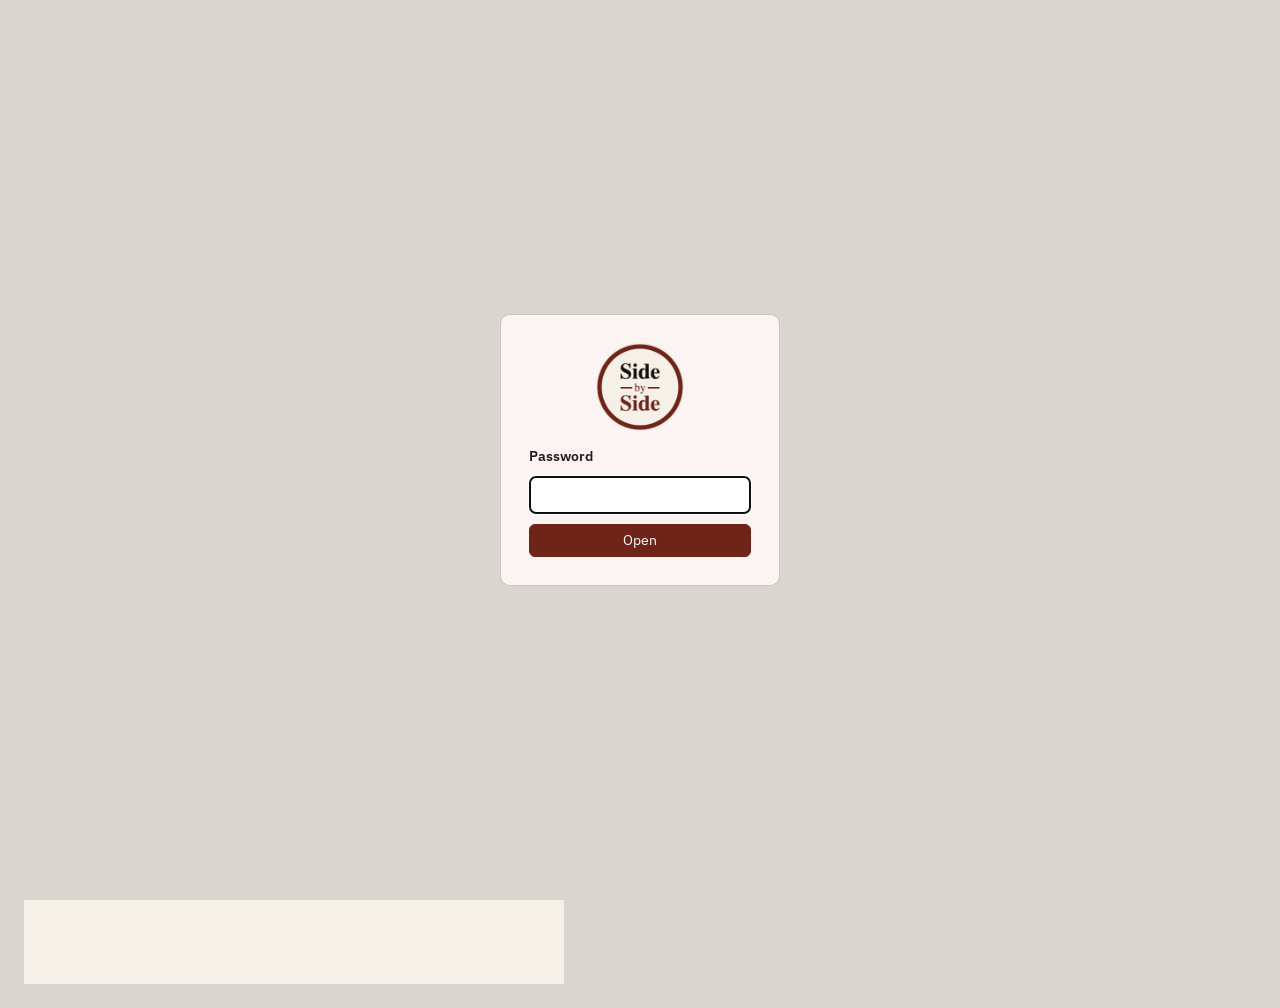
<file: index.html>
<!doctype html>
<html lang="en">
<head>
<meta charset="utf-8">
<title>NT Narration Recorder</title>
<meta name="viewport" content="width=device-width, initial-scale=1">
<link rel="preload" href="fonts/source-serif-4-latin-400-normal.woff2" as="font" type="font/woff2" crossorigin>
<link rel="preload" href="fonts/ibm-plex-sans-latin-600-normal.woff2" as="font" type="font/woff2" crossorigin>
<link rel="stylesheet" href="style.css">
</head>
<body>
<form id="gate" hidden>
  <div class="gate-box">
    <img src="branding/profile-i-800.png" alt="" width="88" height="88">
    <label for="gate-pw">Password</label>
    <input id="gate-pw" type="password" autocomplete="current-password" required>
    <button class="primary">Open</button>
    <div id="gate-err" class="warn" hidden>That's not it. Try again.</div>
  </div>
</form>
<div id="app">

  <!-- Recorded region. Everything inside #stage is what the viewer sees. -->
  <main id="stage-wrap">
    <div id="stage" class="stage theme-vellum" data-format="section" aria-live="polite"></div>
  </main>

  <!-- Never recorded. -->
  <aside id="panel">
    <div id="loading">Loading data/nt.json…</div>
    <div id="capture" class="capture"></div>

    <div class="group" id="rec">
      <div id="rec-status" class="rec-status">Press <b>Enter</b> to connect the recorder.</div>
      <button id="btn-rec" class="rec-btn">Connect recorder (Enter)</button>
      <div class="mic-line">
        <select id="mic-pick" aria-label="Microphone"><option value="">Default microphone</option></select>
        <div class="meter" title="Microphone level"><div id="mic-level"></div></div>
      </div>
      <div id="rec-dest" class="hint"></div>
      <div id="rec-takes"></div>
    </div>

    <div class="group">
      <div class="seg" id="format-seg" role="group" aria-label="Format">
        <button data-format="section">Section <small>9:16</small></button>
        <button data-format="full">Full video <small>16:9</small></button>
      </div>
      <select id="read-pick" aria-label="Translation you read"></select>
    </div>

    <div class="group">
      <div class="search-wrap">
        <input id="search" type="search" placeholder="Go to or search   ( / )" autocomplete="off" spellcheck="false">
        <label class="check"><input type="checkbox" id="search-all"> Search all translations</label>
        <div id="results" hidden></div>
      </div>
      <div class="pickers">
        <select id="book-pick" aria-label="Book"></select>
        <select id="chapter-pick" aria-label="Chapter"></select>
      </div>
      <button id="resume" hidden></button>
    </div>

    <div class="group now">
      <div class="now-ref" id="now-ref"></div>
      <div class="section-info" id="section-info"></div>
      <div class="next" id="next-preview"></div>
    </div>

    <div class="group">
      <div class="buttons">
        <button id="btn-prev" title="← or PageUp">Previous</button>
        <button id="btn-next" class="primary" title="Space, → or PageDown">Next</button>
      </div>
      <div class="buttons">
        <button id="btn-reset" title="R">Start of chapter (R)</button>
      </div>
      <div class="hint" id="chapter-est"></div>
    </div>

    <details class="group keys">
      <summary>Keyboard</summary>
      <dl>
        <dt>Enter</dt><dd>connect the recorder, then start / stop a take</dd>
        <dt>Backspace ×2</dt><dd>throw away the take in progress, or delete the one just finished</dd>
        <dt>Space → PageDown</dt><dd>next verse</dd>
        <dt>← PageUp</dt><dd>previous verse</dd>
        <dt>R</dt><dd>start of chapter (intro slide)</dd>
        <dt>/</dt><dd>search · Esc leaves</dd>
      </dl>
    </details>

    <details class="group more">
      <summary>Exports and layout tools</summary>
      <div class="buttons">
        <button id="btn-csv">Sections CSV</button>
        <button id="btn-txt">Chapter timestamps TXT</button>
      </div>
      <label class="check"><input type="checkbox" id="debug"> Show unsafe margins</label>
      <div id="fit-info" class="hint"></div>
      <button id="btn-audit">Layout audit (all verses)</button>
      <div id="audit-out"></div>
    </details>
  </aside>
</div>

<script src="config.js"></script>
<script src="app.js"></script>
</body>
</html>
</file>
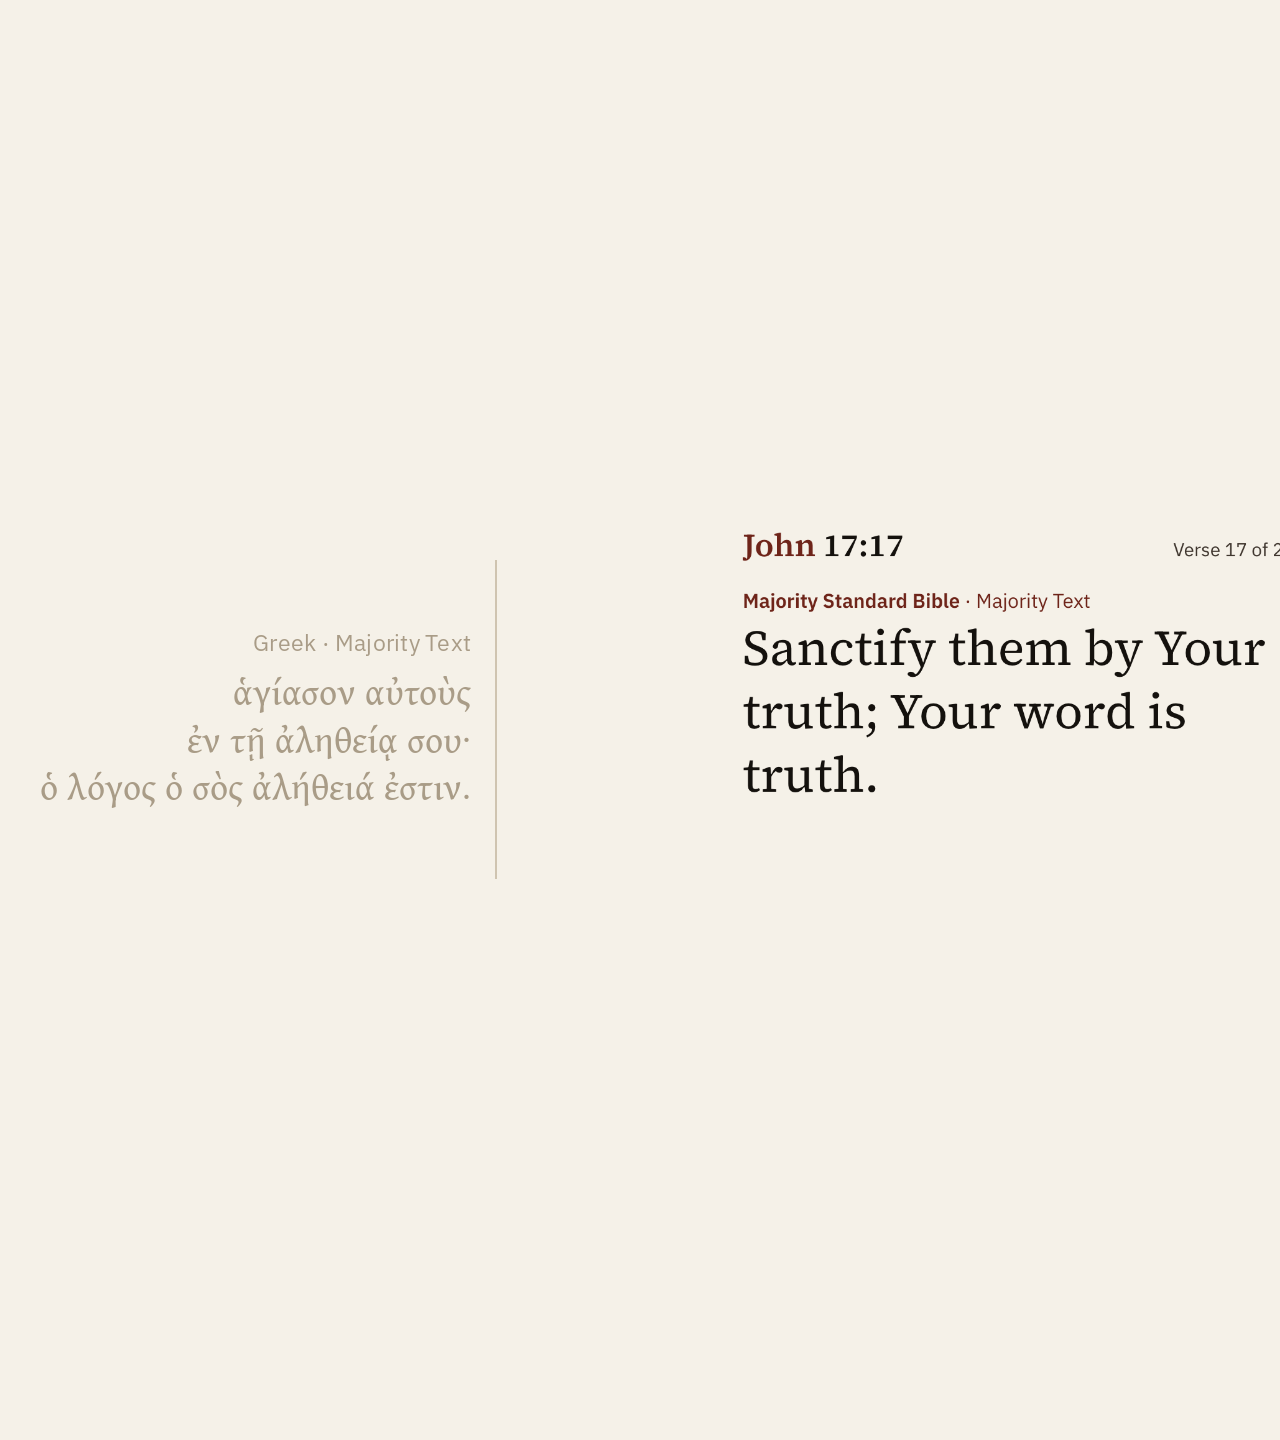
<file: branding/banner.html>
<!doctype html>
<html lang="en">
<head>
<meta charset="utf-8">
<title>Channel banner</title>
<!--
  YouTube banner, 2560 × 1440. Phones show only the centre 1546 × 423, so the verse
  content is fitted inside that box. The picture is a real screenshot of the app
  (stage.png, made by banner.sh). Add ?guides=1 to see the safe area.
-->
<style>
@font-face { font-family: "Gentium Book Plus"; src: url(../fonts/gentium-book-plus-greek-400-normal.woff2) format("woff2"); unicode-range: U+0370-03FF; }
@font-face { font-family: "Gentium Book Plus"; src: url(../fonts/gentium-book-plus-greek-ext-400-normal.woff2) format("woff2"); unicode-range: U+1F00-1FFF; }
@font-face { font-family: "Source Serif 4"; src: url(../fonts/source-serif-4-latin-400-italic.woff2) format("woff2"); font-style: italic; }
@font-face { font-family: "IBM Plex Sans"; src: url(../fonts/ibm-plex-sans-latin-400-normal.woff2) format("woff2"); }
html, body { margin: 0; }
/* Desktop and TV only (outside the phone-safe box): the verse in Greek and Latin, faint. */
.side { position: absolute; color: #A99C87; line-height: 1.32; }
.side .lbl { font: 23px/1.3 "IBM Plex Sans", sans-serif; letter-spacing: .01em; margin-bottom: 12px; }
.side .t { font-size: 36px; }
.greek .t { font-family: "Gentium Book Plus", serif; }
.latin .t { font-family: "Source Serif 4", Georgia, serif; font-style: italic; }
.greek { text-align: right; }
.vrule { position: absolute; width: 2px; background: #CFC4B0; }
body { width: 2560px; height: 1440px; position: relative; overflow: hidden; background: #F5F1E8; }
#clip { position: absolute; overflow: hidden; }
img { position: absolute; }
.guide { position: absolute; left: 507px; top: 508px; width: 1546px; height: 423px; outline: 4px dashed #c00; }
</style>
</head>
<body>
<div id="clip"><img id="shot" src="stage.png" alt=""></div>
<div class="side greek"><div class="lbl">Greek · Majority Text</div><div class="t">ἁγίασον αὐτοὺς<br>ἐν τῇ ἀληθείᾳ σου·<br>ὁ λόγος ὁ σὸς ἀλήθειά ἐστιν.</div></div>
<div class="side latin"><div class="lbl">Latin · Vulgate</div><div class="t">Sanctifica eos<br>in veritate.<br>Sermo tuus veritas est.</div></div>
<div class="vrule" id="rl"></div><div class="vrule" id="rr"></div>
<script>
// Content box inside the 1920 × 1080 screenshot (header to last line), measured from the image.
const content = { x0: 90, y0: 84, x1: 1830, y1: 726 };
const safe = { x: 507, y: 508, w: 1546, h: 423 };
const pad = 12;
const s = Math.min((safe.w - 2 * pad) / (content.x1 - content.x0), (safe.h - 2 * pad) / (content.y1 - content.y0));
// Show only the content box (so the column rule doesn't run past the text), centred in the safe area.
const clip = document.getElementById("clip"), img = document.getElementById("shot");
const cw = (content.x1 - content.x0) * s, chh = (content.y1 - content.y0) * s;
Object.assign(clip.style, { width: cw + "px", height: chh + "px", left: safe.x + (safe.w - cw) / 2 + "px", top: safe.y + (safe.h - chh) / 2 + "px" });
Object.assign(img.style, { width: 1920 * s + "px", left: -content.x0 * s + "px", top: -content.y0 * s + "px" });
// Side panels live entirely outside the phone-safe box (phones crop them away cleanly),
// hugging its edges with a rule, vertically centred on the verse.
const cy = safe.y + safe.h / 2, gap = 36;
const greek = document.querySelector(".greek"), latin = document.querySelector(".latin");
greek.style.right = 2560 - (safe.x - gap) + "px";
latin.style.left = safe.x + safe.w + gap + "px";
const ruleH = chh * 0.8;
Object.assign(document.getElementById("rl").style, { left: safe.x - 12 + "px", top: cy - ruleH / 2 + "px", height: ruleH + "px" });
Object.assign(document.getElementById("rr").style, { left: safe.x + safe.w + 10 + "px", top: cy - ruleH / 2 + "px", height: ruleH + "px" });
const place = () => { for (const el of [greek, latin]) el.style.top = cy - el.offsetHeight / 2 + "px"; };
place();
document.fonts.ready.then(place);
if (new URLSearchParams(location.search).get("guides")) document.body.insertAdjacentHTML("beforeend", '<div class="guide"></div>');
</script>
</body>
</html>
</file>
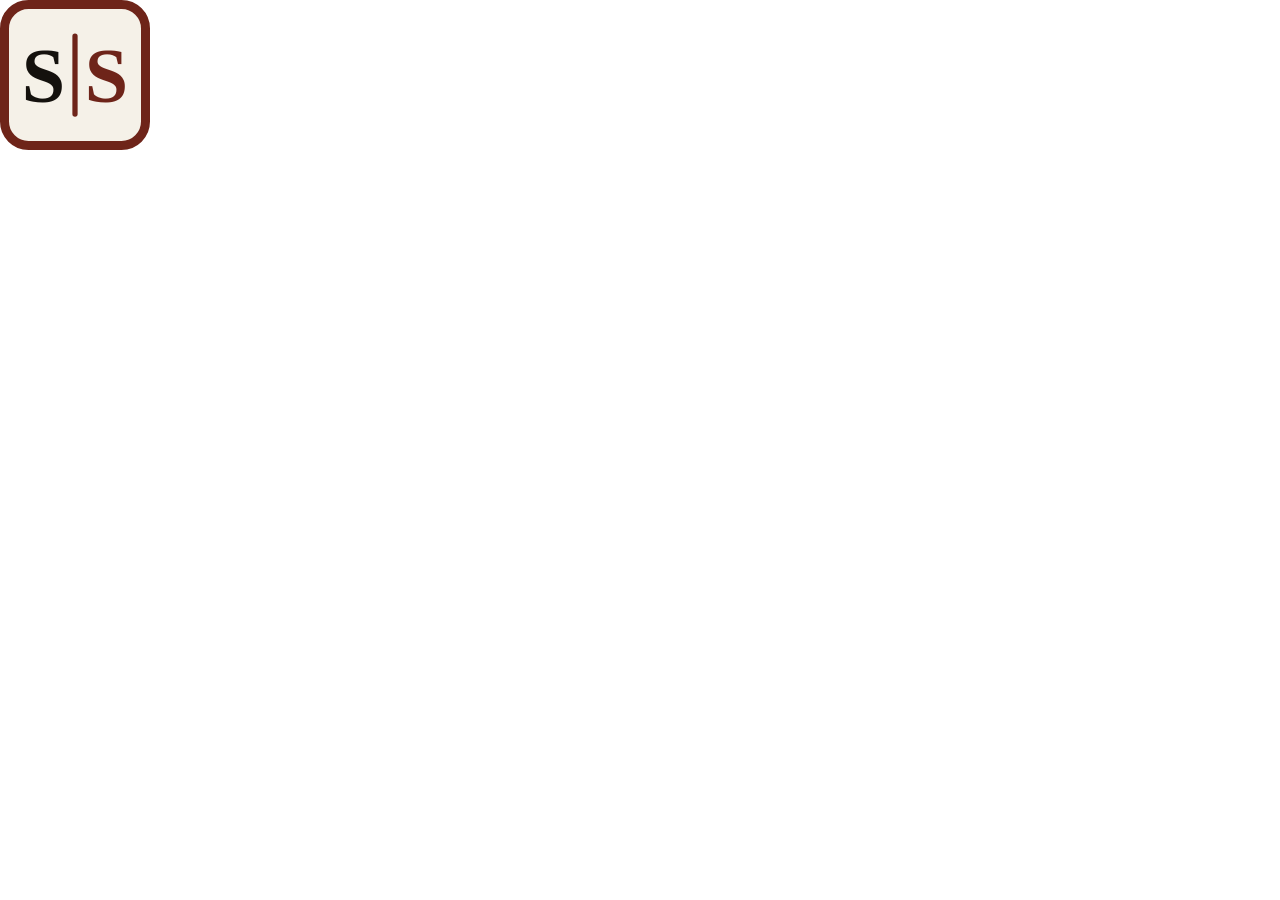
<file: branding/mark.html>
<!doctype html>
<html lang="en">
<head>
<meta charset="utf-8">
<title>Side by Side Scripture mark</title>
<!--
  Channel mark, drawn in the stage's Vellum colors.
  ?v=a (monogram) or ?v=b (two columns), &size=150 (watermark) or 800 (profile picture),
  &shape=circle for the profile picture (YouTube crops it to a circle).
  Rendered to PNG by branding/render.sh.
-->
<style>
@font-face { font-family: "Source Serif 4"; src: url(../fonts/source-serif-4-latin-600-normal.woff2) format("woff2"); font-weight: 600; }
@font-face { font-family: "Source Serif 4"; src: url(../fonts/source-serif-4-latin-400-normal.woff2) format("woff2"); font-weight: 400; }
html, body { margin: 0; background: transparent; }
svg { display: block; }
</style>
</head>
<body>
<script>
const p = new URLSearchParams(location.search);
const v = p.get("v") || "a";
const size = +(p.get("size") || 150);
const circle = p.get("shape") === "circle";
const paper = "#F5F1E8", main = "#14110D", accent = "#6E2419", rule = "#CFC4B0";

// Drawn on a 100×100 grid, scaled to `size`.
const frame = circle
  ? `<rect width="100" height="100" fill="${paper}"/><circle cx="50" cy="50" r="46" fill="none" stroke="${accent}" stroke-width="5"/>`
  : `<rect x="3" y="3" width="94" height="94" rx="16" fill="${paper}" stroke="${accent}" stroke-width="6"/>`;
const marks = {
  // Two serif S's side by side, split by a rule, like the Full video layout.
  a: `${frame}
      <text x="29" y="68" font-family="Source Serif 4, Georgia, serif" font-weight="600" font-size="52" fill="${main}" text-anchor="middle">S</text>
      <line x1="50" y1="24" x2="50" y2="76" stroke="${accent}" stroke-width="3.5" stroke-linecap="round"/>
      <text x="71" y="68" font-family="Source Serif 4, Georgia, serif" font-weight="600" font-size="52" fill="${accent}" text-anchor="middle">S</text>`,
  // Two columns of text lines side by side.
  b: `${frame}
      ${[26, 38, 50, 62, 74].map((y, i) => `<line x1="18" y1="${y}" x2="${i === 4 ? 34 : 44}" y2="${y}" stroke="${main}" stroke-width="6" stroke-linecap="round"/>`).join("")}
      <line x1="50" y1="20" x2="50" y2="80" stroke="${rule}" stroke-width="2.5"/>
      ${[26, 38, 50, 62, 74].map((y, i) => `<line x1="57" y1="${y}" x2="${i === 4 ? 70 : 82}" y2="${y}" stroke="${accent}" stroke-width="6" stroke-linecap="round"/>`).join("")}`,
  // Illuminated initial: paper S on a dark red block, inner frame, diamond ornaments.
  c: (circle
      ? `<rect width="100" height="100" fill="${accent}"/><circle cx="50" cy="50" r="42" fill="none" stroke="${paper}" stroke-width="1.6"/>`
      : `<rect x="1" y="1" width="98" height="98" rx="16" fill="${accent}"/><rect x="9" y="9" width="82" height="82" rx="9" fill="none" stroke="${paper}" stroke-width="1.6"/>`) +
     ornaments(paper, 42) + initial(paper),
  // Illuminated initial, reversed: dark red S on paper inside a double-ruled frame.
  d: (circle
      ? `<rect width="100" height="100" fill="${paper}"/><circle cx="50" cy="50" r="46" fill="none" stroke="${accent}" stroke-width="5"/><circle cx="50" cy="50" r="39" fill="none" stroke="${accent}" stroke-width="1.4"/>`
      : `<rect x="3" y="3" width="94" height="94" rx="16" fill="${paper}" stroke="${accent}" stroke-width="6"/><rect x="12" y="12" width="76" height="76" rx="7" fill="none" stroke="${accent}" stroke-width="1.4"/>`) +
     ornaments(main, 39) + initial(accent),
  // Cross between two pages: the column divider is a cross, text lines on either side.
  e: `${frame}<g transform="${circle ? "translate(50 50) scale(0.82) translate(-50 -50)" : ""}">
      <rect x="47.5" y="15" width="5" height="70" fill="${accent}"/>
      <rect x="35" y="27" width="30" height="5" fill="${accent}"/>
      ${[45, 56, 67, 78].map((y, i) => `<line x1="17" y1="${y}" x2="${i === 3 ? 32 : 40}" y2="${y}" stroke="${main}" stroke-width="5" stroke-linecap="round"/>`).join("")}
      ${[45, 56, 67, 78].map((y, i) => `<line x1="60" y1="${y}" x2="${i === 3 ? 75 : 83}" y2="${y}" stroke="${main}" stroke-width="5" stroke-linecap="round"/>`).join("")}</g>`,
  // Bold Latin cross, paper on dark red, like the illuminated initial.
  f: (circle
      ? `<rect width="100" height="100" fill="${accent}"/><circle cx="50" cy="50" r="42" fill="none" stroke="${paper}" stroke-width="1.6"/>`
      : `<rect x="1" y="1" width="98" height="98" rx="16" fill="${accent}"/><rect x="9" y="9" width="82" height="82" rx="9" fill="none" stroke="${paper}" stroke-width="1.6"/>`) +
     ornaments(paper, 42) +
     `<rect x="43.5" y="20" width="13" height="62" fill="${paper}"/><rect x="28" y="34" width="44" height="13" fill="${paper}"/>`,
  // Open Bible with a cross floating above it.
  h: (() => {
    const mirror = (d) => d.replace(/(-?\d+(?:\.\d+)?),(-?\d+(?:\.\d+)?)/g, (_, x, y) => `${100 - +x},${y}`);
    const cover = "M50,90 Q31,83.5 9,88 L9,48 Q31,42 50,50 Z";
    const page = "M50,85 Q33,78.5 14,82.5 L14,43.5 Q33,37.5 50,45.5 Z";
    // Text lines follow the page's curve a little (higher toward the outer edge).
    const lines = (side) => [54, 62, 70].map((y, i) => {
      const x0 = 20, x1 = i === 2 ? 36 : 44, d = `M${x0},${y - 2} Q${(x0 + x1) / 2},${y - 2.6} ${x1},${y}`;
      return `<path d="${side ? mirror(d) : d}" fill="none" stroke="${main}" stroke-width="3.4" stroke-linecap="round"/>`;
    }).join("");
    const art =
      `<path d="${cover}" fill="${accent}"/><path d="${mirror(cover)}" fill="${accent}"/>` +
      `<path d="${page}" fill="${paper}" stroke="${main}" stroke-width="2" stroke-linejoin="round"/>` +
      `<path d="${mirror(page)}" fill="${paper}" stroke="${main}" stroke-width="2" stroke-linejoin="round"/>` +
      lines(0) + lines(1) +
      `<rect x="46.5" y="8" width="7" height="29" rx="1" fill="${accent}"/>` +
      `<rect x="38" y="15" width="24" height="7" rx="1" fill="${accent}"/>`;
    return frame + `<g transform="translate(50 50) scale(${circle ? 0.72 : 0.95}) translate(-50 -49)">${art}</g>`;
  })(),
  // The name, stacked: Side / by / Side.
  i: (() => {
    const serif = 'font-family="Source Serif 4, Georgia, serif" text-anchor="middle"';
    const art =
      `<text x="50" y="39" ${serif} font-weight="600" font-size="29" fill="${main}">Side</text>` +
      `<line x1="25" y1="51" x2="39" y2="51" stroke="${accent}" stroke-width="2" stroke-linecap="round"/>` +
      `<text x="50" y="55.5" ${serif} font-weight="400" font-size="15" fill="${accent}">by</text>` +
      `<line x1="61" y1="51" x2="75" y2="51" stroke="${accent}" stroke-width="2" stroke-linecap="round"/>` +
      `<text x="50" y="81" ${serif} font-weight="600" font-size="29" fill="${accent}">Side</text>`;
    return frame + `<g transform="translate(50 50) scale(${circle ? 0.86 : 1}) translate(-50 -50)">${art}</g>`;
  })(),
  // Four pages (one per translation); the gap between them forms a cross.
  g: (() => {
    const gap = 12, cx = 50, cy = 38; // Latin cross: crossbar above centre
    const lo = circle ? 23 : 15, hi = circle ? 77 : 85;
    const L = cx - gap / 2, R = cx + gap / 2, T = cy - gap / 2, B = cy + gap / 2;
    const pages = [[lo, lo, L, T], [R, lo, hi, T], [lo, B, L, hi], [R, B, hi, hi]];
    const lines = ([x0, y0, x1, y1]) => {
      const out = [];
      for (let y = y0 + 7; y <= y1 - 5; y += 8) out.push(`<line x1="${x0 + 5}" y1="${y}" x2="${x1 - 5}" y2="${y}" stroke="${accent}" stroke-width="2.4" stroke-linecap="round" opacity=".55"/>`);
      return out.join("");
    };
    const body = pages.map((p) => `<rect x="${p[0]}" y="${p[1]}" width="${p[2] - p[0]}" height="${p[3] - p[1]}" rx="3" fill="${paper}"/>` + lines(p)).join("");
    const bg = circle
      ? `<rect width="100" height="100" fill="${accent}"/><circle cx="50" cy="50" r="42" fill="none" stroke="${paper}" stroke-width="1.6"/>`
      : `<rect x="1" y="1" width="98" height="98" rx="16" fill="${accent}"/>`;
    return bg + body;
  })(),
};

// A large serif S, optically centred on the 100×100 grid.
function initial(color) {
  return `<text x="50" y="75" font-family="Source Serif 4, Georgia, serif" font-weight="600" font-size="74" fill="${color}" text-anchor="middle">S</text>`;
}
// Four small diamonds: in the corners of the square frame, or set on the inner ring at the diagonals.
function ornaments(color, ringR) {
  const o = ringR / Math.SQRT2;
  const pts = circle ? [[50 - o, 50 - o], [50 + o, 50 - o], [50 - o, 50 + o], [50 + o, 50 + o]] : [[19, 19], [81, 19], [19, 81], [81, 81]];
  return pts.map(([x, y]) => `<rect x="${x - 2.6}" y="${y - 2.6}" width="5.2" height="5.2" fill="${color}" transform="rotate(45 ${x} ${y})"/>`).join("");
}
document.body.innerHTML = `<svg xmlns="http://www.w3.org/2000/svg" width="${size}" height="${size}" viewBox="0 0 100 100">${marks[v]}</svg>`;
</script>
</body>
</html>
</file>
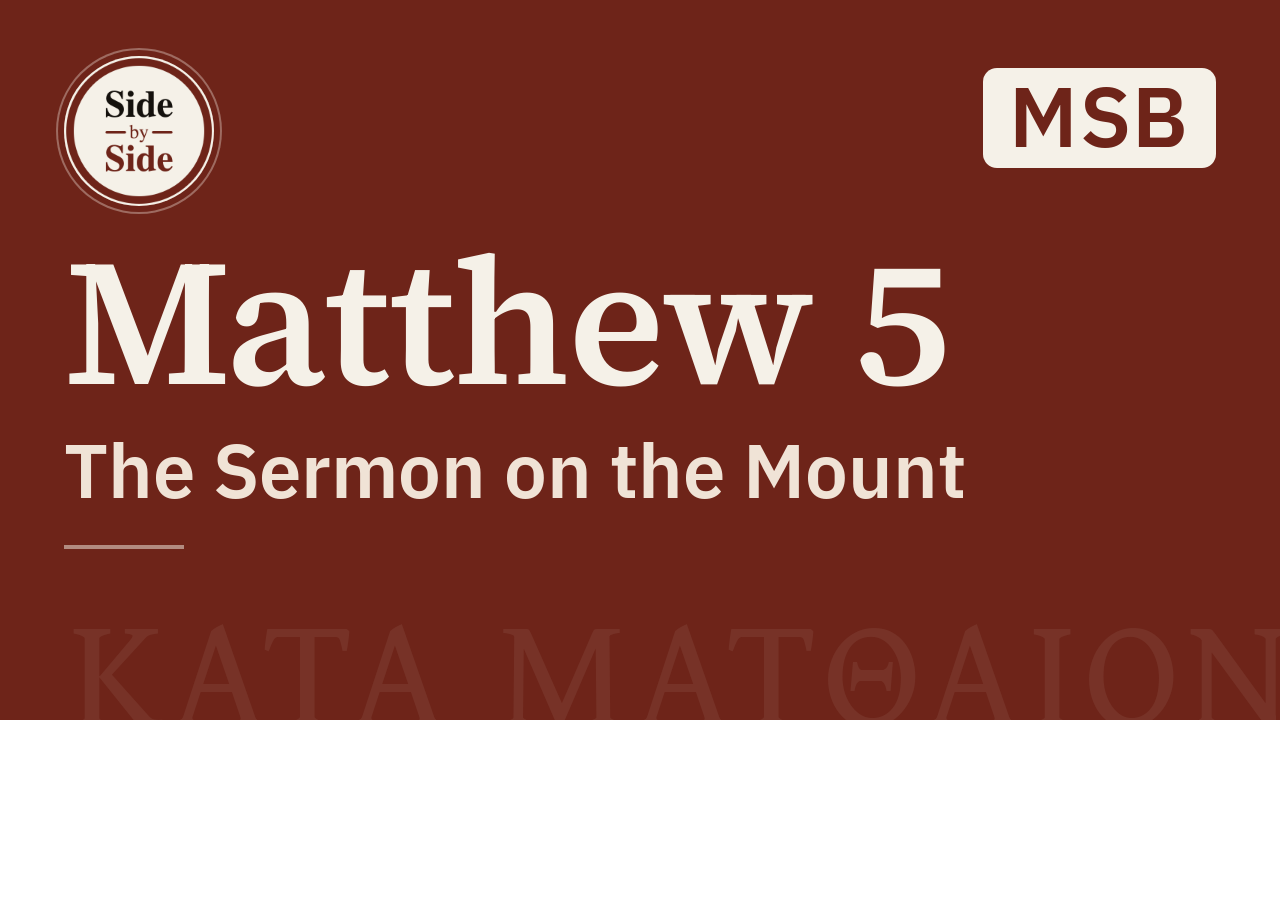
<file: branding/thumbnail.html>
<!doctype html>
<html lang="en">
<head>
<meta charset="utf-8">
<title>Thumbnail</title>
<!-- YouTube thumbnail, 1280 × 720. Rendered to PNGs by branding/thumbnails.sh.
     Chapter:   ?ref=MAT+5                      (hook = the chapter's first section heading; &hook= overrides)
     Book:      ?book=MAT                       (a playlist cover; hook = "All 28 chapters")
     Any of them: &tr=kjv  (the read translation: background color and corner badge; default msb)
     Explainer: ?title=Missing+verses&kicker=Why+some+Bibles+skip+Acts+8:37   (&greek= sets the background)
     Open over http (python3 -m http.server), not from Finder: Chrome blocks file pages from reading the data. -->
<link rel="stylesheet" href="../style.css">
<style>
  @font-face { font-family: "Gentium Book Plus"; src: url(../fonts/gentium-book-plus-greek-400-normal.woff2) format("woff2"); unicode-range: U+0370-03FF; }
  html, body { margin: 0; background: none; }
  .t { position: relative; width: 1280px; height: 720px; overflow: hidden; background: var(--tbg, var(--accent)); color: var(--bg); font-family: var(--sans); }
  /* The book's Greek title, faint, on one line along the bottom edge (sized to fit), below the text. */
  .greek { position: absolute; right: -16px; bottom: -0.2em; white-space: nowrap;
           font: 400 190px/1 "Gentium Book Plus", serif; letter-spacing: .04em; color: rgba(245, 241, 232, .07); }
  .badge { position: absolute; left: 64px; top: 56px; width: 150px; height: 150px; border-radius: 50%;
           box-shadow: 0 0 0 6px var(--tbg, var(--accent)), 0 0 0 8px rgba(245, 241, 232, .35); }
  .body { position: absolute; left: 64px; top: 236px; right: 64px; }
  .ref { font: 600 180px/0.95 var(--serif); letter-spacing: -.01em; white-space: nowrap; }
  .hook { font: 600 76px/1.08 var(--sans); color: #F0E3D6; margin-top: 22px; max-width: 1100px; text-wrap: balance; }
  .rule { width: 120px; height: 4px; background: rgba(245, 241, 232, .5); margin-top: 34px; }
  /* The read translation, large, top right (YouTube puts the video length bottom right). */
  .tr { position: absolute; right: 64px; top: 68px; padding: 6px 26px 10px; border-radius: 14px;
        background: var(--bg); color: var(--tbg); font: 600 84px/1 var(--sans); letter-spacing: .02em; }
</style>
</head>
<body class="theme-vellum">
<div id="t" class="t"></div>
<script src="../config.js"></script>
<script>
// Book titles as the Greek manuscripts give them, spelled as in the Majority Text.
const GREEK = {
  MAT: "ΚΑΤΑ ΜΑΤΘΑΙΟΝ", MRK: "ΚΑΤΑ ΜΑΡΚΟΝ", LUK: "ΚΑΤΑ ΛΟΥΚΑΝ", JHN: "ΚΑΤΑ ΙΩΑΝΝΗΝ", ACT: "ΠΡΑΞΕΙΣ",
  ROM: "ΠΡΟΣ ΡΩΜΑΙΟΥΣ", "1CO": "ΠΡΟΣ ΚΟΡΙΝΘΙΟΥΣ Α", "2CO": "ΠΡΟΣ ΚΟΡΙΝΘΙΟΥΣ Β", GAL: "ΠΡΟΣ ΓΑΛΑΤΑΣ",
  EPH: "ΠΡΟΣ ΕΦΕΣΙΟΥΣ", PHP: "ΠΡΟΣ ΦΙΛΙΠΠΗΣΙΟΥΣ", COL: "ΠΡΟΣ ΚΟΛΟΣΣΑΕΙΣ", "1TH": "ΠΡΟΣ ΘΕΣΣΑΛΟΝΙΚΕΙΣ Α",
  "2TH": "ΠΡΟΣ ΘΕΣΣΑΛΟΝΙΚΕΙΣ Β", "1TI": "ΠΡΟΣ ΤΙΜΟΘΕΟΝ Α", "2TI": "ΠΡΟΣ ΤΙΜΟΘΕΟΝ Β", TIT: "ΠΡΟΣ ΤΙΤΟΝ",
  PHM: "ΠΡΟΣ ΦΙΛΗΜΟΝΑ", HEB: "ΠΡΟΣ ΕΒΡΑΙΟΥΣ", JAS: "ΙΑΚΩΒΟΥ", "1PE": "ΠΕΤΡΟΥ Α", "2PE": "ΠΕΤΡΟΥ Β",
  "1JN": "ΙΩΑΝΝΟΥ Α", "2JN": "ΙΩΑΝΝΟΥ Β", "3JN": "ΙΩΑΝΝΟΥ Γ", JUD: "ΙΟΥΔΑ", REV: "ΑΠΟΚΑΛΥΨΙΣ ΙΩΑΝΝΟΥ",
};
const q = new URLSearchParams(location.search);
const TR = (q.get("tr") || "msb").toLowerCase();
document.documentElement.style.setProperty("--tbg", CONFIG.thumbColors[TR] || CONFIG.thumbColors.msb);
if (!q.get("ref") && !q.get("title") && !q.get("book")) q.set("ref", "MAT 5"); // a sample when opened bare
const esc = (s) => String(s).replace(/[&<>"]/g, (c) => ({ "&": "&amp;", "<": "&lt;", ">": "&gt;", '"': "&quot;" }[c]));
const t = document.getElementById("t");

// Shrink one line of text until it fits its box.
function fitLine(el, max) { let s = parseFloat(getComputedStyle(el).fontSize); while (el.scrollWidth > max && s > 40) el.style.fontSize = (s -= 4) + "px"; }

function paint(title, hook, greek) {
  t.innerHTML = `<div class="greek">${esc(greek)}</div>` +
    `<img class="badge" src="profile-i-800.png" alt=""><div class="tr">${esc(TR.toUpperCase())}</div>` +
    `<div class="body"><div class="ref">${title}</div>${hook ? `<div class="hook">${esc(hook)}</div>` : ""}<div class="rule"></div></div>`;
  document.fonts.ready.then(() => {
    fitLine(t.querySelector(".ref"), 1152);
    fitLine(t.querySelector(".greek"), 1250);
    // Ready once the badge image has loaded too (branding/thumbnails.js waits for this).
    const img = t.querySelector(".badge");
    const done = () => { document.body.dataset.ready = "1"; };
    img.complete ? done() : (img.onload = img.onerror = done);
  });
}

if (q.get("title")) {
  paint(esc(q.get("title")), q.get("kicker") || "", q.get("greek") || "ΒΙΒΛΟΣ");
} else {
  fetch("../data/nt.json").then((r) => r.json()).then((DB) => {
    if (q.get("book")) {
      const b = q.get("book").toUpperCase(), n = Object.keys(DB.books[b].chapters).length;
      paint(esc(DB.books[b].name), q.get("hook") || (n > 1 ? `All ${n} chapters` : "The whole book"), GREEK[b] || "ΒΙΒΛΟΣ");
      return;
    }
    const [b, c] = q.get("ref").toUpperCase().split(/[ +]/);
    const vs = DB.books[b].chapters[c];
    // Hook: the chapter's first section heading.
    const hook = q.get("hook") || vs.find((x) => x.heading)?.heading || DB.books[b].name;
    paint(`${esc(DB.books[b].name)} ${c}`, hook, GREEK[b] || "ΒΙΒΛΟΣ");
  }).catch(() => {
    // Opened from Finder (file://): Chrome won't let the page read data/nt.json.
    t.innerHTML = `<div style="padding:64px;font:600 34px/1.4 var(--sans)">Can't load the Bible data from a file.<br>` +
      `<span style="font-weight:400;font-size:28px">In Terminal, in the project folder, run <b>python3 -m http.server 8000</b>, then open ` +
      `<b>localhost:8000/branding/thumbnail.html?ref=MAT+5</b></span></div>`;
  });
}
</script>
</body>
</html>
</file>
<file: style.css>
/* ---------- fonts (self-hosted, SIL Open Font License; see fonts/) ---------- */
@font-face { font-family: "Source Serif 4"; src: url(fonts/source-serif-4-latin-400-normal.woff2) format("woff2"); font-weight: 400; font-display: block; }
@font-face { font-family: "Source Serif 4"; src: url(fonts/source-serif-4-latin-600-normal.woff2) format("woff2"); font-weight: 600; font-display: block; }
@font-face { font-family: "IBM Plex Sans"; src: url(fonts/ibm-plex-sans-latin-400-normal.woff2) format("woff2"); font-weight: 400; font-display: block; }
@font-face { font-family: "IBM Plex Sans"; src: url(fonts/ibm-plex-sans-latin-600-normal.woff2) format("woff2"); font-weight: 600; font-display: block; }

/* ---------- stage theme: Vellum (swap these variables for other themes) ---------- */
.theme-vellum {
  --bg: #F5F1E8;
  --main: #14110D;
  --sub: #2B251F;
  --label: #3F362E;
  --accent: #6E2419;
  --rule: #CFC4B0;
  --jesus: #9B1C1C; /* red letter; 7.2:1 on --bg */
}

/* ---------- stage geometry (tune once after test uploads; never per platform) ---------- */
.stage[data-format="section"] {
  width: 540px; height: 960px;
  --safe-top: 96px; --safe-right: 81px; --safe-bottom: 240px; --safe-left: 40px;
}
.stage[data-format="full"] {
  width: 960px; height: 540px;
  --safe-top: 44px; --safe-right: 48px; --safe-bottom: 64px; --safe-left: 48px;
}

:root {
  --serif: "Source Serif 4", Georgia, serif;
  --sans: "IBM Plex Sans", "Helvetica Neue", Arial, sans-serif;
}

* { box-sizing: border-box; }
html, body { margin: 0; height: 100%; }
body {
  background: #D9D6D0;
  color: #1d1d1f;
  font: 14px/1.4 var(--sans);
}
#app { display: flex; align-items: flex-start; min-height: 100%; }

/* ---------- stage ---------- */
#stage-wrap { flex: none; padding: 24px; position: sticky; top: 0; }
.stage {
  position: relative;
  overflow: hidden;
  background: var(--bg);
  color: var(--main);
  cursor: none;
  -webkit-font-smoothing: antialiased;
}
.stage * { cursor: none; }

/* The safe area. Everything is fitted inside it. */
.stage .area {
  position: absolute;
  top: var(--safe-top); right: var(--safe-right); bottom: var(--safe-bottom); left: var(--safe-left);
  overflow: hidden;
  display: flex; flex-direction: column;
}
.stage .area.center { justify-content: center; }

.stage .label {
  font-family: var(--sans);
  font-size: var(--l);
  line-height: 1.3;
  color: var(--label);
  margin: 0 0 .1em;
}
.stage .label .nm { font-weight: 600; }
.stage .label .ms, .stage .label .dot { font-weight: 400; }
.stage .text {
  font-family: var(--serif);
  font-weight: 400;
  line-height: 1.28;
  margin: 0;
  overflow-wrap: break-word;
}
.stage .text.absent { color: var(--label); font-family: var(--sans); font-size: var(--l) !important; }

.stage .row.main .label { color: var(--accent); }
.stage .jw { color: var(--jesus); }
.stage .row.main .text { font-size: var(--m); color: var(--main); }
.stage .row.comp .text { font-size: var(--c); color: var(--sub); }
.stage .row.comp, .stage .row.same {
  border-top: 1px solid var(--rule);
  padding-top: .6em;
  margin-top: .6em;
}
.stage .row.same .label { margin: 0; }
.stage .tags {
  font-family: var(--sans);
  font-size: max(12px, calc(var(--l) * .85));
  color: var(--label);
  margin-top: .8em;
}

/* Focal point: faded edges of the previous and next verse around the one being read.
   Hidden while the verse is sized; addFocus() sets their height in whole lines. */
.stage .focus { overflow: hidden; position: relative; }
.stage .focus .ghost { position: absolute; left: 0; right: 0; pointer-events: none; }
.stage .ctx { display: none; overflow: hidden; }
.stage .ctx.on { display: flex; flex-direction: column; }
.stage .ctx.prev { justify-content: flex-end; -webkit-mask-image: linear-gradient(to bottom, transparent, #000 75%); mask-image: linear-gradient(to bottom, transparent, #000 75%); }
.stage .ctx.next { justify-content: flex-start; -webkit-mask-image: linear-gradient(to top, transparent, #000 75%); mask-image: linear-gradient(to top, transparent, #000 75%); }
.stage .ctx .text { flex: none; }

/* Section (portrait) */
.stage .head { margin-bottom: 8px; }
.stage .head .book {
  font-family: var(--sans); font-weight: 600; font-size: 18px; line-height: 1.2;
  color: var(--accent);
}
.stage .head .num {
  font-family: var(--serif); font-weight: 600; font-size: 38px; line-height: 1.1;
  color: var(--main);
}
.stage[data-format="section"] .row.main .text { margin-bottom: .1em; }
.stage[data-format="section"] .row.comp,
.stage[data-format="section"] .row.same { font-size: 16px; padding-top: .45em; margin-top: .45em; } /* spacing em base */

/* Full video (landscape) */
.stage .cols { display: flex; height: 100%; }
.stage .col { position: relative; overflow: hidden; height: 100%; }
.stage .col.left { flex: 55 1 0; padding-right: 28px; }
.stage .col.right { flex: 45 1 0; padding-left: 28px; border-left: 1px solid var(--rule); }
.stage .head-line {
  display: flex; justify-content: space-between; align-items: baseline;
  margin-bottom: 16px;
}
.stage .head-line .ref { font-family: var(--serif); font-weight: 600; font-size: 26px; color: var(--main); }
.stage .head-line .ref .book { color: var(--accent); }
.stage .head-line .count { font-family: var(--sans); font-size: 15px; color: var(--label); }
.stage[data-format="full"] .row.comp:first-child,
.stage[data-format="full"] .row.same:first-child { border-top: 0; padding-top: 0; margin-top: 0; }
.stage[data-format="full"] .row.comp, .stage[data-format="full"] .row.same { font-size: 14px; }

/* Intro and outro slides */
.stage .slide { justify-content: center; }
.stage .slide.outro { justify-content: flex-start; }
.stage .slide .eyebrow { font-family: var(--sans); font-weight: 600; font-size: 18px; line-height: 1.3; color: var(--accent); margin-bottom: 6px; }
.stage .slide-title { font-family: var(--serif); font-weight: 600; font-size: 64px; line-height: 1.08; color: var(--main); margin: 0 0 24px; }
.stage .slide-title .book { color: var(--accent); }
.stage[data-format="section"] .slide-title { font-size: 44px; }
.stage .slide-rows {
  border-top: 1px solid var(--rule); padding-top: 16px;
  font-family: var(--sans); font-size: 18px; line-height: 1.5; color: var(--label);
}
.stage .slide-rows b { font-weight: 600; color: var(--accent); }
.stage .slide-rows .k { margin-top: 12px; }
/* Outro. Full video: YouTube's end screen puts the recommended video bottom left and the
   subscribe button bottom right (about y 281–458 and x 795–938 on the 960 × 540 stage). */
.stage .next-title { font-family: var(--serif); font-weight: 600; font-size: 40px; line-height: 1.08; color: var(--main); margin-top: 2px; }
.stage .next-title .book { color: var(--accent); }
.stage .next-sub { font-family: var(--sans); font-size: 18px; line-height: 1.35; color: var(--label); margin-top: 4px; }
.stage .outro-cols { display: flex; justify-content: space-between; align-items: flex-start; gap: 40px; }
.stage .outro-next { flex: 1; min-width: 0; }
.stage .outro-journey { width: 330px; text-align: right; padding-top: 4px; }
.stage .outro-journey .count { font-family: var(--serif); font-weight: 600; font-size: 22px; color: var(--main); }
.stage .journey { display: flex; gap: 2px; height: 8px; margin: 10px 0 8px; }
.stage .journey i { display: block; background: linear-gradient(90deg, var(--accent) var(--p), var(--rule) var(--p)); }
.stage .outro-journey .follow { font-family: var(--sans); font-size: 15px; color: var(--label); }
/* At the top of the frame, leaving everything below clear for the end-screen elements. */
.stage[data-format="full"] .slide.outro { top: 40px; }

/* Debug overlay: shades everything outside the safe area. */
.stage .debug {
  position: absolute; pointer-events: none;
  top: var(--safe-top); right: var(--safe-right); bottom: var(--safe-bottom); left: var(--safe-left);
  outline: 1px dashed rgba(200, 0, 0, .8);
  box-shadow: 0 0 0 2000px rgba(200, 0, 0, .16);
}
.stage:not(.show-debug) .debug { display: none; }

/* ---------- control panel ---------- */
#panel {
  flex: 1; min-width: 340px; max-width: 460px;
  padding: 20px 20px 60px;
  background: #FBF4F2;
  min-height: 100vh;
  border-left: 1px solid #c9c6bf;
}
#loading { color: #6E2419; margin-bottom: 10px; }
.capture { font-size: 13px; color: #3a5a2a; margin-bottom: 12px; }
.capture.bad {
  color: #7f1d1d; background: #fde8e8; border: 1px solid #f3b4b4;
  border-radius: 6px; padding: 8px 10px; font-size: 14px;
}
.capture.bad p { margin: 0 0 4px; }
.capture.bad p:last-child { margin: 0; }
.capture .stop-tip {
  margin: 8px 0 0; padding: 6px 10px; border-radius: 6px;
  background: #1d1d1f; color: #fff; font-size: 14px;
}
.capture .stop-tip.warn { background: #b91c1c; }
.group { margin-bottom: 18px; }
.group h3 { font-size: 12px; text-transform: none; color: #555; margin: 0 0 6px; font-weight: 600; }
button, select, input { font: inherit; }
button {
  border: 1px solid #b9b5ad; background: #fff; border-radius: 6px;
  padding: 6px 12px; cursor: pointer; color: #1d1d1f;
}
button:hover { background: #f0eee9; }
button.primary { background: #6E2419; color: #fff; border-color: #6E2419; }
button.primary:hover { background: #5b1d14; }
button.on { background: #1d1d1f; color: #fff; border-color: #1d1d1f; }
button.small { padding: 1px 8px; font-size: 12px; margin-left: 6px; }
.buttons { display: flex; gap: 8px; margin-bottom: 8px; }
.buttons button { flex: 1; }
.seg { display: flex; margin-bottom: 8px; }
.seg button { flex: 1; border-radius: 0; }
.seg button:first-child { border-radius: 6px 0 0 6px; }
.seg button:last-child { border-radius: 0 6px 6px 0; border-left: 0; }
.seg button small { color: inherit; opacity: .6; }
#read-pick { width: 100%; font-weight: 600; }
select { padding: 5px; border-radius: 6px; border: 1px solid #b9b5ad; background: #fff; }
.pickers { display: flex; gap: 8px; margin: 8px 0; }
.pickers select:first-child { flex: 1; }
#resume { width: 100%; }
.check { display: block; font-size: 13px; color: #444; margin: 4px 0; }

.search-wrap { position: relative; }
#search { width: 100%; padding: 8px 10px; border: 1px solid #b9b5ad; border-radius: 6px; }
#results {
  position: absolute; z-index: 5; left: 0; right: 0; top: 40px;
  max-height: 60vh; overflow: auto;
  background: #fff; border: 1px solid #b9b5ad; border-radius: 6px;
  box-shadow: 0 8px 24px rgba(0, 0, 0, .15);
}
#results .r { padding: 7px 10px; border-bottom: 1px solid #eee; cursor: pointer; font-size: 13px; }
#results .r.sel { background: #f3e9e7; }
#results .r b { color: #6E2419; }
#results .r mark { background: #f6dd8a; color: inherit; }
#results .meta { padding: 6px 10px; color: #666; font-size: 12px; }

.now-ref { font-size: 22px; font-weight: 600; }
.section-info { margin-top: 4px; }
.section-info .h { font-weight: 600; }
.section-info .warn, .hint.warn { color: #9a3412; }
.next { margin-top: 8px; color: #555; font-size: 13px; }
.next b { color: #333; }
.hint { font-size: 12px; color: #555; margin: 6px 0; }
#audit-out { font-size: 12px; margin-top: 6px; max-height: 240px; overflow: auto; }
#audit-out a { color: #6E2419; cursor: pointer; }
.keys summary, .more summary { cursor: pointer; font-size: 13px; color: #555; }
.keys dl { display: grid; grid-template-columns: auto 1fr; gap: 2px 12px; font-size: 12px; margin: 6px 0 0; }
.keys dt { font-weight: 600; }
.keys dd { margin: 0; color: #555; }

/* ?stage=only: just the stage, for screenshots (banner, thumbnails). */
body.stage-only #panel { display: none; }
body.stage-only #stage-wrap { padding: 0; }

/* Built-in recorder */
.rec-status { font-size: 14px; margin-bottom: 8px; }
.rec-status.warn { color: #7f1d1d; }
.rec-btn { width: 100%; padding: 10px; font-size: 15px; font-weight: 600; }
body.recording .rec-btn { background: #b91c1c; border-color: #b91c1c; color: #fff; }
body.recording #panel { box-shadow: inset 6px 0 0 #b91c1c; }
.rec-status .dot { color: #b91c1c; font-weight: 700; }
body.recording .rec-status .dot { animation: blink 1s steps(2, start) infinite; }
@keyframes blink { to { visibility: hidden; } }
.mic-line { display: flex; gap: 8px; align-items: center; margin-top: 8px; }
.mic-line select { flex: 1; min-width: 0; }
.meter { width: 90px; height: 10px; background: #e3e0da; border-radius: 5px; overflow: hidden; }
#mic-level { height: 100%; width: 0; background: #3a7a2a; transition: width .08s linear; }
#rec-dest { margin-top: 8px; }
#rec-dest a { color: #6E2419; cursor: pointer; text-decoration: underline; }
#rec-takes { margin-top: 8px; display: grid; gap: 6px; }
.take { font-size: 13px; padding: 6px 8px; border: 1px solid #d9d2c7; border-radius: 6px; background: #fff; }
.take .ok { color: #2f6a1f; font-weight: 600; }
.take .bad { color: #b91c1c; font-weight: 600; }
.take.failed { border-color: #f3b4b4; background: #fde8e8; }
.take button.small { margin: 4px 6px 0 0; }

/* Password gate (covers the page until the password is entered). */
#gate { position: fixed; inset: 0; z-index: 10; display: flex; align-items: center; justify-content: center; background: #D9D6D0; }
#gate[hidden] { display: none; }
.gate-box { display: grid; gap: 10px; width: 280px; padding: 28px; background: #FBF4F2; border: 1px solid #c9c6bf; border-radius: 10px; }
.gate-box img { justify-self: center; border-radius: 50%; margin-bottom: 6px; }
.gate-box label { font-weight: 600; }
.gate-box input { padding: 8px 10px; border: 1px solid #b9b5ad; border-radius: 6px; }
.gate-box .warn { color: #9a3412; font-size: 13px; }
</file>
